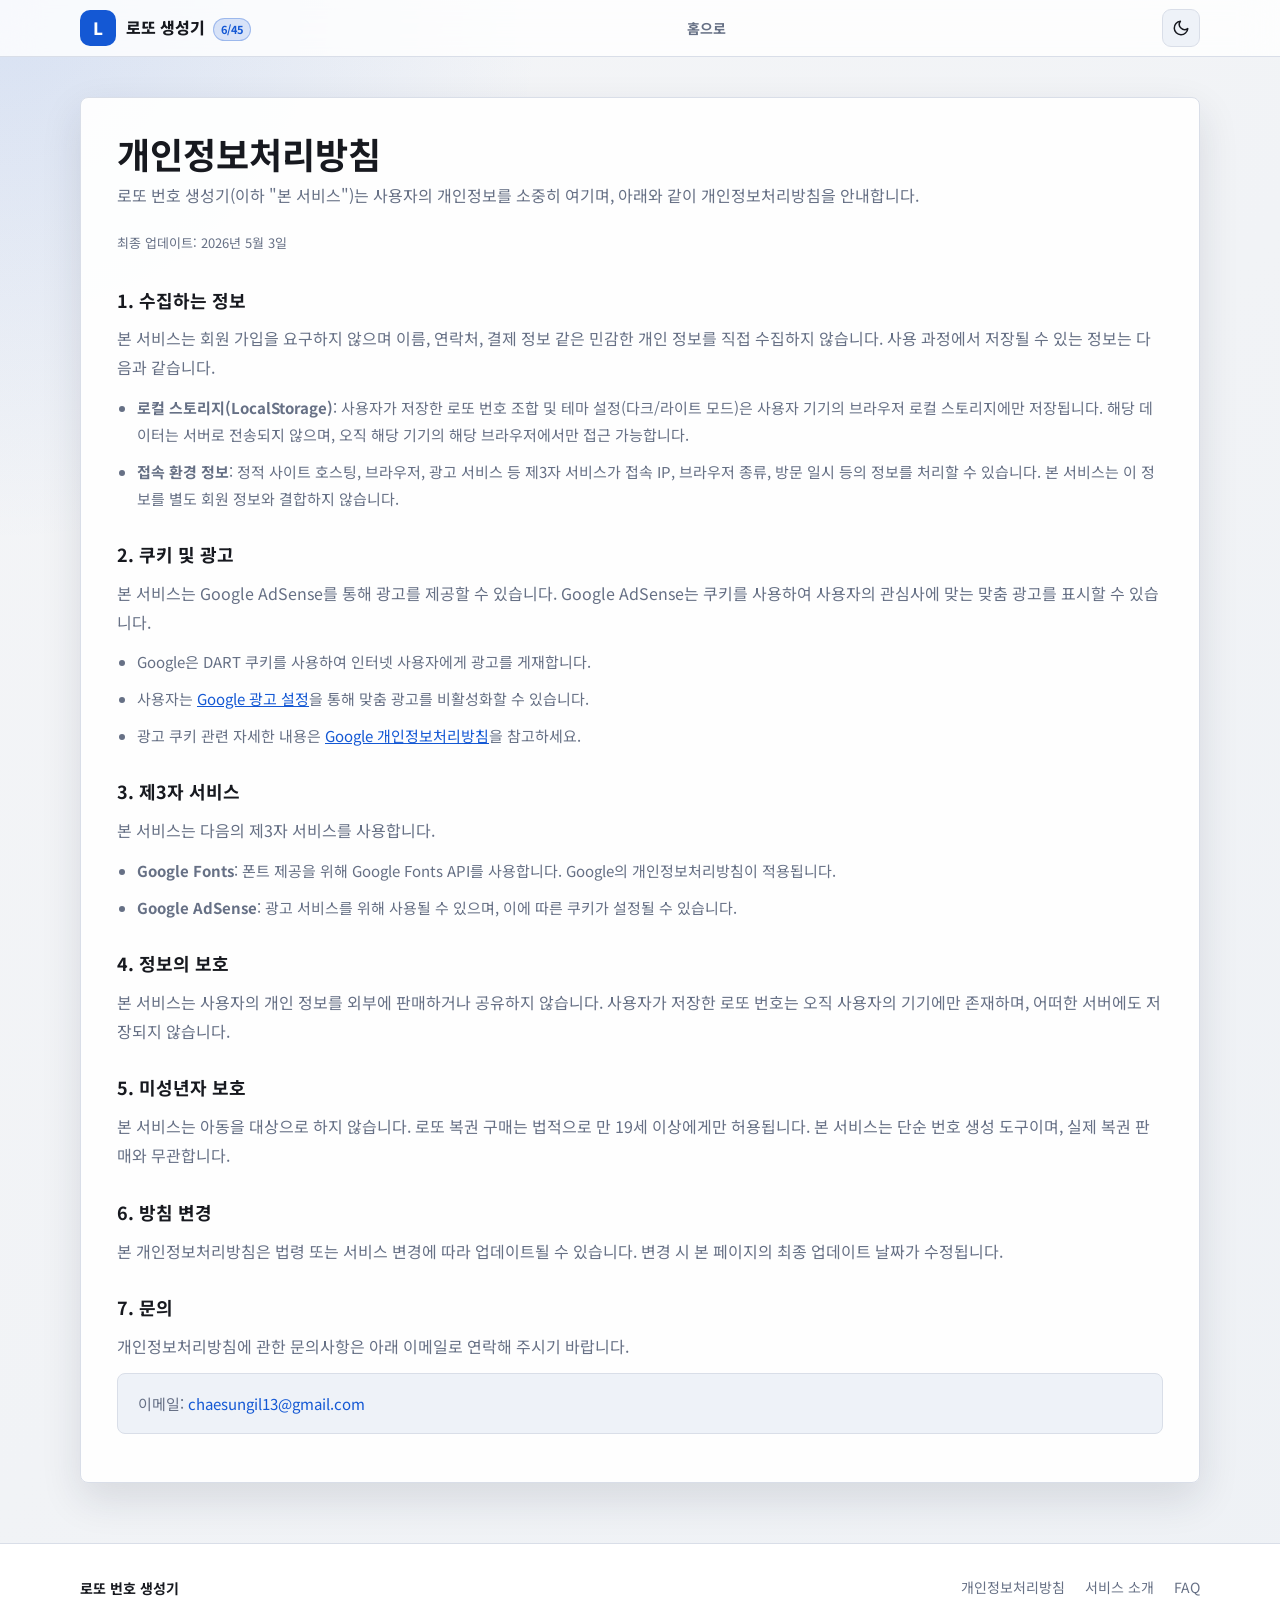
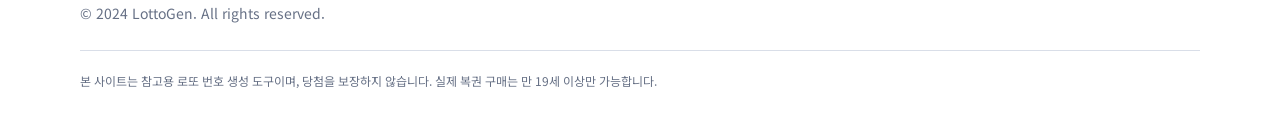
<file: privacy.html>
<!doctype html>
<html lang="ko">
  <head>
    <meta charset="utf-8" />
    <meta name="viewport" content="width=device-width, initial-scale=1" />
    <title>개인정보처리방침 - 로또 번호 생성기</title>
    <meta name="description" content="로또 번호 생성기 개인정보처리방침입니다. 수집하는 정보, 쿠키 사용, 광고 정책 등을 안내합니다." />
    <meta name="robots" content="index, follow" />
    <link rel="preconnect" href="https://fonts.googleapis.com" />
    <link rel="preconnect" href="https://fonts.gstatic.com" crossorigin />
    <link href="https://fonts.googleapis.com/css2?family=Noto+Sans+KR:wght@400;700;800&display=swap" rel="stylesheet" />
    <link rel="stylesheet" href="styles.css" />
  </head>
  <body>

    <header class="topbar">
      <div class="topbar-inner">
        <div class="brand">
          <a href="index.html" class="brand-home">
            <div class="brand-logo" aria-hidden="true">L</div>
            <div class="brand-text">
              <span class="brand-name">로또 생성기</span>
              <span class="brand-tag">6/45</span>
            </div>
          </a>
        </div>
        <nav class="topbar-nav" aria-label="주요 메뉴">
          <a href="index.html" class="nav-link">홈으로</a>
        </nav>
        <div class="topbar-actions">
          <button class="topbar-btn" id="topThemeButton" type="button" title="테마 변경" aria-label="테마 변경">
            <svg id="moonIcon" width="18" height="18" viewBox="0 0 24 24" fill="none" stroke="currentColor" stroke-width="2" stroke-linecap="round" stroke-linejoin="round" aria-hidden="true">
              <path d="M21 12.79A9 9 0 1 1 11.21 3 7 7 0 0 0 21 12.79z"/>
            </svg>
            <svg id="sunIcon" width="18" height="18" viewBox="0 0 24 24" fill="none" stroke="currentColor" stroke-width="2" stroke-linecap="round" stroke-linejoin="round" aria-hidden="true" style="display:none">
              <circle cx="12" cy="12" r="5"/>
              <line x1="12" y1="1" x2="12" y2="3"/><line x1="12" y1="21" x2="12" y2="23"/>
              <line x1="4.22" y1="4.22" x2="5.64" y2="5.64"/><line x1="18.36" y1="18.36" x2="19.78" y2="19.78"/>
              <line x1="1" y1="12" x2="3" y2="12"/><line x1="21" y1="12" x2="23" y2="12"/>
              <line x1="4.22" y1="19.78" x2="5.64" y2="18.36"/><line x1="18.36" y1="5.64" x2="19.78" y2="4.22"/>
            </svg>
          </button>
        </div>
      </div>
    </header>

    <div class="content-wrap" style="padding-top:40px;">
      <article class="info-section privacy-page">
        <h1>개인정보처리방침</h1>
        <p class="info-lead">로또 번호 생성기(이하 "본 서비스")는 사용자의 개인정보를 소중히 여기며, 아래와 같이 개인정보처리방침을 안내합니다.</p>
        <p class="privacy-date">최종 업데이트: 2026년 5월 3일</p>

        <div class="privacy-section">
          <h2>1. 수집하는 정보</h2>
          <p>본 서비스는 회원 가입을 요구하지 않으며 이름, 연락처, 결제 정보 같은 민감한 개인 정보를 직접 수집하지 않습니다. 사용 과정에서 저장될 수 있는 정보는 다음과 같습니다.</p>
          <ul class="privacy-list">
            <li><strong>로컬 스토리지(LocalStorage)</strong>: 사용자가 저장한 로또 번호 조합 및 테마 설정(다크/라이트 모드)은 사용자 기기의 브라우저 로컬 스토리지에만 저장됩니다. 해당 데이터는 서버로 전송되지 않으며, 오직 해당 기기의 해당 브라우저에서만 접근 가능합니다.</li>
            <li><strong>접속 환경 정보</strong>: 정적 사이트 호스팅, 브라우저, 광고 서비스 등 제3자 서비스가 접속 IP, 브라우저 종류, 방문 일시 등의 정보를 처리할 수 있습니다. 본 서비스는 이 정보를 별도 회원 정보와 결합하지 않습니다.</li>
          </ul>
        </div>

        <div class="privacy-section">
          <h2>2. 쿠키 및 광고</h2>
          <p>본 서비스는 Google AdSense를 통해 광고를 제공할 수 있습니다. Google AdSense는 쿠키를 사용하여 사용자의 관심사에 맞는 맞춤 광고를 표시할 수 있습니다.</p>
          <ul class="privacy-list">
            <li>Google은 DART 쿠키를 사용하여 인터넷 사용자에게 광고를 게재합니다.</li>
            <li>사용자는 <a href="https://www.google.com/settings/ads" target="_blank" rel="noopener noreferrer">Google 광고 설정</a>을 통해 맞춤 광고를 비활성화할 수 있습니다.</li>
            <li>광고 쿠키 관련 자세한 내용은 <a href="https://policies.google.com/privacy" target="_blank" rel="noopener noreferrer">Google 개인정보처리방침</a>을 참고하세요.</li>
          </ul>
        </div>

        <div class="privacy-section">
          <h2>3. 제3자 서비스</h2>
          <p>본 서비스는 다음의 제3자 서비스를 사용합니다.</p>
          <ul class="privacy-list">
            <li><strong>Google Fonts</strong>: 폰트 제공을 위해 Google Fonts API를 사용합니다. Google의 개인정보처리방침이 적용됩니다.</li>
            <li><strong>Google AdSense</strong>: 광고 서비스를 위해 사용될 수 있으며, 이에 따른 쿠키가 설정될 수 있습니다.</li>
          </ul>
        </div>

        <div class="privacy-section">
          <h2>4. 정보의 보호</h2>
          <p>본 서비스는 사용자의 개인 정보를 외부에 판매하거나 공유하지 않습니다. 사용자가 저장한 로또 번호는 오직 사용자의 기기에만 존재하며, 어떠한 서버에도 저장되지 않습니다.</p>
        </div>

        <div class="privacy-section">
          <h2>5. 미성년자 보호</h2>
          <p>본 서비스는 아동을 대상으로 하지 않습니다. 로또 복권 구매는 법적으로 만 19세 이상에게만 허용됩니다. 본 서비스는 단순 번호 생성 도구이며, 실제 복권 판매와 무관합니다.</p>
        </div>

        <div class="privacy-section">
          <h2>6. 방침 변경</h2>
          <p>본 개인정보처리방침은 법령 또는 서비스 변경에 따라 업데이트될 수 있습니다. 변경 시 본 페이지의 최종 업데이트 날짜가 수정됩니다.</p>
        </div>

        <div class="privacy-section">
          <h2>7. 문의</h2>
          <p>개인정보처리방침에 관한 문의사항은 아래 이메일로 연락해 주시기 바랍니다.</p>
          <p class="contact-info">이메일: <a href="mailto:chaesungil13@gmail.com">chaesungil13@gmail.com</a></p>
        </div>
      </article>
    </div>

    <footer class="site-footer">
      <div class="footer-inner">
        <div class="footer-brand">
          <strong>로또 번호 생성기</strong><br />
          <span>© 2024 LottoGen. All rights reserved.</span>
        </div>
        <nav class="footer-links" aria-label="하단 메뉴">
          <a href="privacy.html">개인정보처리방침</a>
          <a href="index.html#about-lotto">서비스 소개</a>
          <a href="index.html#faq">FAQ</a>
        </nav>
        <p class="disclaimer">
          본 사이트는 참고용 로또 번호 생성 도구이며, 당첨을 보장하지 않습니다.
          실제 복권 구매는 만 19세 이상만 가능합니다.
        </p>
      </div>
    </footer>

    <script>
      const THEME_KEY = "lotto.theme";
      const moonIcon = document.querySelector("#moonIcon");
      const sunIcon = document.querySelector("#sunIcon");
      const topThemeButton = document.querySelector("#topThemeButton");

      function applyTheme(theme) {
        document.body.classList.toggle("dark", theme === "dark");
        localStorage.setItem(THEME_KEY, theme);
        moonIcon.style.display = theme === "dark" ? "none" : "";
        sunIcon.style.display = theme === "dark" ? "" : "none";
      }

      topThemeButton.addEventListener("click", () => {
        applyTheme(document.body.classList.contains("dark") ? "light" : "dark");
      });

      applyTheme(localStorage.getItem(THEME_KEY) || "light");
    </script>
  </body>
</html>
</file>
<file: styles.css>
:root {
  color-scheme: light;
  --bg: #f4f5f7;
  --panel: #ffffff;
  --text: #17191f;
  --muted: #667085;
  --line: #d9dee8;
  --primary: #1458d4;
  --primary-hover: #0d46ad;
  --secondary: #eef2f8;
  --shadow: 0 16px 40px rgba(21, 31, 55, 0.12);
  --ball-1: #f5b72e;
  --ball-2: #3b82f6;
  --ball-3: #ef4444;
  --ball-4: #6b7280;
  --ball-5: #22a06b;
  --topbar-h: 56px;
}

body.dark {
  color-scheme: dark;
  --bg: #101216;
  --panel: #191d24;
  --text: #f5f7fb;
  --muted: #a5adba;
  --line: #2d3440;
  --primary: #5b8cff;
  --primary-hover: #7aa2ff;
  --secondary: #242b36;
  --shadow: 0 16px 44px rgba(0, 0, 0, 0.34);
}

* { box-sizing: border-box; }

body {
  margin: 0;
  min-height: 100vh;
  background:
    radial-gradient(circle at top left, rgba(20, 88, 212, 0.13), transparent 34rem),
    linear-gradient(135deg, var(--bg), #eef1f5);
  color: var(--text);
  font-family: "Noto Sans KR", Arial, sans-serif;
  line-height: 1.6;
  transition: background-color 0.3s, color 0.3s;
}

body.dark {
  background:
    radial-gradient(circle at top left, rgba(91, 140, 255, 0.18), transparent 34rem),
    linear-gradient(135deg, #101216, #161a20);
}

.panel, .results, .field, .switch, select, .game-card, .stats > div, .topbar, .topbar-btn {
  transition: background-color 0.3s, border-color 0.3s, color 0.3s;
}

button, select { font: inherit; }
button { cursor: pointer; }

/* ─── Topbar ─── */
.topbar {
  position: sticky;
  top: 0;
  z-index: 200;
  background: color-mix(in srgb, var(--panel) 80%, transparent);
  backdrop-filter: blur(18px);
  -webkit-backdrop-filter: blur(18px);
  border-bottom: 1px solid var(--line);
}

.topbar-inner {
  width: min(1120px, calc(100% - 32px));
  margin: 0 auto;
  height: var(--topbar-h);
  display: flex;
  align-items: center;
  justify-content: space-between;
  gap: 16px;
}

.brand { display: flex; align-items: center; gap: 10px; flex-shrink: 0; }
.brand-home {
  display: flex;
  align-items: center;
  gap: 10px;
  color: inherit;
  text-decoration: none;
}

.brand-logo {
  width: 36px; height: 36px;
  border-radius: 10px;
  background: var(--primary); color: white;
  display: grid; place-items: center;
  font-weight: 800; font-size: 17px;
  flex-shrink: 0;
  transition: background-color 0.3s;
}

.brand-text { display: flex; align-items: baseline; gap: 8px; }
.brand-name { font-size: 16px; font-weight: 800; color: var(--text); }

.brand-tag {
  padding: 2px 7px;
  border-radius: 20px;
  background: color-mix(in srgb, var(--primary) 15%, transparent);
  color: var(--primary);
  font-size: 11px; font-weight: 700;
  border: 1px solid color-mix(in srgb, var(--primary) 30%, transparent);
}

.topbar-nav { display: flex; align-items: center; gap: 4px; }

.nav-link {
  padding: 6px 12px;
  border-radius: 6px;
  color: var(--muted);
  text-decoration: none;
  font-size: 14px; font-weight: 700;
  transition: background-color 0.2s, color 0.2s;
}
.nav-link:hover { background: var(--secondary); color: var(--text); }

.topbar-actions { display: flex; align-items: center; gap: 6px; flex-shrink: 0; }

.topbar-btn {
  width: 38px; height: 38px;
  border: 1px solid var(--line);
  border-radius: 9px;
  background: var(--secondary); color: var(--text);
  display: grid; place-items: center;
  transition: background-color 0.2s, border-color 0.2s, transform 0.12s, color 0.2s;
}
.topbar-btn:hover { background: var(--line); transform: scale(1.06); }
.topbar-btn:active { transform: scale(0.94); }
.topbar-btn.on { background: var(--primary); border-color: var(--primary); color: white; }

/* ─── App grid ─── */
.app {
  width: min(1120px, calc(100% - 32px));
  margin: 0 auto;
  padding: 32px 0 24px;
  display: grid;
  grid-template-columns: minmax(320px, 420px) 1fr;
  gap: 18px;
}

.panel, .results {
  background: color-mix(in srgb, var(--panel) 94%, transparent);
  border: 1px solid var(--line);
  border-radius: 8px;
  box-shadow: var(--shadow);
}

.generator { padding: 24px; align-self: start; }

.title-row, .section-heading {
  display: flex; align-items: center;
  justify-content: space-between; gap: 16px;
}

.eyebrow { margin: 0 0 8px; color: var(--primary); font-size: 13px; font-weight: 700; }

h1, h2 { margin: 0; letter-spacing: 0; }
h1 { font-size: clamp(28px, 5vw, 40px); line-height: 1.1; }
h2 { font-size: 20px; display: flex; align-items: center; gap: 8px; }

.controls { display: grid; gap: 14px; margin: 24px 0 18px; }

.field, .switch {
  display: flex; align-items: center;
  justify-content: space-between;
  min-height: 48px; padding: 0 14px;
  border: 1px solid var(--line); border-radius: 8px;
  background: var(--secondary); color: var(--text);
}
.field span, .switch span { color: var(--muted); font-weight: 700; }

select {
  min-width: 116px; height: 34px;
  border: 1px solid var(--line); border-radius: 6px;
  padding: 0 8px; color: var(--text); background: var(--panel);
  transition: background-color 0.3s, border-color 0.3s;
}

.switch input { width: 20px; height: 20px; accent-color: var(--primary); }

.actions { display: grid; grid-template-columns: 1fr 88px 88px; gap: 10px; }

.primary, .secondary, .text-button, .save-button {
  min-height: 44px; border-radius: 8px;
  border: 1px solid transparent; font-weight: 700;
  transition: background-color 0.2s, border-color 0.2s, transform 0.1s, box-shadow 0.2s;
}

.primary { color: white; background: var(--primary); }
.primary:hover { background: var(--primary-hover); box-shadow: 0 4px 16px rgba(20,88,212,0.35); }
.primary:active { transform: scale(0.97); }

.secondary, .save-button { color: var(--text); background: var(--secondary); border-color: var(--line); }
.secondary:hover, .save-button:hover { box-shadow: 0 2px 10px rgba(0,0,0,0.1); }
.secondary:active, .save-button:active { transform: scale(0.97); }

.text-button { min-height: 34px; padding: 0 10px; color: var(--muted); background: transparent; border-color: var(--line); }

.shortcut-hint { margin: 10px 0 0; text-align: center; color: var(--muted); font-size: 12px; }
.kbd {
  display: inline-block; padding: 1px 6px;
  border: 1px solid var(--line); border-bottom-width: 2px;
  border-radius: 4px; background: var(--secondary);
  font-size: 11px; font-family: monospace; color: var(--text);
}

.stats { display: grid; grid-template-columns: repeat(3,1fr); gap: 10px; margin-top: 20px; }
.stats div { min-width: 0; padding: 14px 10px; border-radius: 8px; border: 1px solid var(--line); background: var(--panel); }
.stats strong, .stats span { display: block; overflow-wrap: anywhere; }
.stats strong { font-size: 22px; }
.stats span { margin-top: 5px; color: var(--muted); font-size: 12px; }

.results { min-height: 520px; padding: 24px; }
.result-list, .saved-list { display: grid; gap: 12px; margin-top: 18px; }

@keyframes cardIn {
  from { opacity: 0; transform: translateY(12px); }
  to   { opacity: 1; transform: translateY(0); }
}

.game-card {
  display: grid; grid-template-columns: auto 1fr auto;
  align-items: center; gap: 14px; padding: 14px;
  border: 1px solid var(--line); border-radius: 8px;
  background: var(--panel);
  animation: cardIn 0.35s ease both;
}

.game-index {
  width: 34px; height: 34px;
  display: grid; place-items: center;
  border-radius: 8px; color: var(--primary);
  background: var(--secondary); font-weight: 800;
}

.balls { display: flex; flex-wrap: wrap; gap: 8px; min-width: 0; }

@keyframes ballIn {
  from { opacity: 0; transform: scale(0.2) translateY(12px); }
  60%  { transform: scale(1.18) translateY(-3px); }
  to   { opacity: 1; transform: scale(1) translateY(0); }
}

.ball {
  width: 40px; height: 40px;
  display: grid; place-items: center;
  border-radius: 50%; color: white; font-weight: 800;
  position: relative; overflow: hidden;
  box-shadow: inset 0 -4px 8px rgba(0,0,0,0.22), inset 0 2px 4px rgba(255,255,255,0.25);
}

.ball::before {
  content: ''; position: absolute;
  top: 10%; left: 16%; width: 32%; height: 22%;
  background: rgba(255,255,255,0.45); border-radius: 50%;
  filter: blur(2px); pointer-events: none;
}

.ball.animate { animation: ballIn 0.45s cubic-bezier(0.175, 0.885, 0.32, 1.275) both; }
.ball.range-1 { background: var(--ball-1); }
.ball.range-2 { background: var(--ball-2); }
.ball.range-3 { background: var(--ball-3); }
.ball.range-4 { background: var(--ball-4); }
.ball.range-5 { background: var(--ball-5); }

.bonus-mark { align-self: center; color: var(--muted); font-weight: 800; }

.history { grid-column: 1 / -1; padding: 24px; }
.saved-list { grid-template-columns: repeat(auto-fit, minmax(260px, 1fr)); }
.saved-list .game-card { grid-template-columns: 1fr auto; align-items: start; animation: none; }

.delete-saved-btn {
  width: 28px; height: 28px; flex-shrink: 0;
  border-radius: 6px; border: 1px solid var(--line);
  background: transparent; color: var(--muted);
  font-size: 18px; line-height: 1;
  display: grid; place-items: center; padding: 0; cursor: pointer;
  transition: background-color 0.2s, color 0.2s, border-color 0.2s;
}
.delete-saved-btn:hover { background: #ef4444; color: white; border-color: #ef4444; }

.count-badge {
  display: inline-flex; align-items: center; justify-content: center;
  min-width: 22px; height: 22px; padding: 0 6px;
  border-radius: 11px; background: var(--primary);
  color: white; font-size: 12px; font-weight: 700;
  transition: background-color 0.3s;
}
.count-badge:empty { display: none; }

/* ─── Analysis dashboard ─── */
.analysis-dashboard {
  width: min(1120px, calc(100% - 32px));
  margin: 0 auto 24px;
  padding: 28px;
  background: color-mix(in srgb, var(--panel) 94%, transparent);
  border: 1px solid var(--line);
  border-radius: 8px;
  box-shadow: var(--shadow);
}

.dashboard-heading {
  display: flex;
  align-items: center;
  justify-content: space-between;
  gap: 16px;
}

.data-badge {
  padding: 6px 10px;
  border: 1px solid color-mix(in srgb, var(--primary) 28%, var(--line));
  border-radius: 999px;
  color: var(--primary);
  background: color-mix(in srgb, var(--primary) 10%, transparent);
  font-size: 13px;
  font-weight: 800;
  white-space: nowrap;
}

.dashboard-note {
  margin: 12px 0 20px;
  color: var(--muted);
  font-size: 14px;
  line-height: 1.7;
}

.dashboard-grid,
.analysis-layout {
  display: grid;
  gap: 14px;
}

.dashboard-grid {
  grid-template-columns: repeat(3, 1fr);
  margin-bottom: 14px;
}

.analysis-layout {
  grid-template-columns: minmax(0, 1.4fr) minmax(300px, 0.8fr);
}

.metric-card,
.chart-panel {
  border: 1px solid var(--line);
  border-radius: 8px;
  background: var(--panel);
}

.metric-card {
  padding: 16px;
}

.metric-card > span {
  display: block;
  margin-bottom: 12px;
  color: var(--muted);
  font-size: 13px;
  font-weight: 800;
}

.number-pills {
  display: flex;
  flex-wrap: wrap;
  gap: 7px;
}

.mini-ball {
  min-width: 34px;
  height: 34px;
  padding: 0 9px;
  display: inline-grid;
  place-items: center;
  border-radius: 999px;
  color: white;
  font-size: 12px;
  font-weight: 800;
}

.mini-ball.range-1 { background: var(--ball-1); }
.mini-ball.range-2 { background: var(--ball-2); }
.mini-ball.range-3 { background: var(--ball-3); }
.mini-ball.range-4 { background: var(--ball-4); }
.mini-ball.range-5 { background: var(--ball-5); }

.chart-panel {
  padding: 18px;
}

.chart-panel h3 {
  margin: 0 0 14px;
  font-size: 17px;
}

.frequency-chart {
  height: 220px;
  display: grid;
  grid-template-columns: repeat(45, minmax(6px, 1fr));
  align-items: end;
  gap: 4px;
  padding-top: 8px;
}

.frequency-bar {
  height: 100%;
  display: grid;
  grid-template-rows: 1fr auto;
  gap: 6px;
  min-width: 0;
}

.frequency-fill {
  align-self: end;
  height: var(--bar-height);
  border-radius: 5px 5px 2px 2px;
  background: linear-gradient(180deg, var(--primary), color-mix(in srgb, var(--primary) 65%, #22a06b));
}

.frequency-bar em {
  color: var(--muted);
  font-size: 10px;
  font-style: normal;
  text-align: center;
}

.filter-summary {
  display: grid;
  grid-template-columns: repeat(3, 1fr);
  gap: 10px;
  margin-bottom: 14px;
}

.filter-summary div {
  padding: 12px;
  border: 1px solid var(--line);
  border-radius: 8px;
  background: var(--secondary);
}

.filter-summary strong,
.filter-summary span {
  display: block;
}

.filter-summary strong {
  font-size: 20px;
}

.filter-summary span {
  color: var(--muted);
  font-size: 12px;
}

.constraint-bars {
  display: grid;
  gap: 10px;
}

.constraint-row {
  position: relative;
  overflow: hidden;
  display: flex;
  justify-content: space-between;
  gap: 12px;
  padding: 10px 12px;
  border: 1px solid var(--line);
  border-radius: 8px;
  background: var(--secondary);
}

.constraint-row::before {
  content: "";
  position: absolute;
  inset: 0 auto 0 0;
  width: var(--constraint-width);
  background: color-mix(in srgb, var(--primary) 14%, transparent);
}

.constraint-row span,
.constraint-row strong {
  position: relative;
  z-index: 1;
}

.constraint-row span {
  color: var(--muted);
}

.constraint-row strong {
  color: var(--text);
}

/* ─── Content sections ─── */
.content-wrap {
  width: min(1120px, calc(100% - 32px));
  margin: 0 auto;
  padding: 0 0 60px;
  display: grid;
  gap: 24px;
}

.info-section {
  background: color-mix(in srgb, var(--panel) 94%, transparent);
  border: 1px solid var(--line);
  border-radius: 8px;
  box-shadow: var(--shadow);
  padding: 36px;
  transition: background-color 0.3s, border-color 0.3s;
}

.info-section h2 { font-size: 22px; margin-bottom: 8px; display: block; }
.info-lead { color: var(--muted); margin: 0 0 24px; line-height: 1.7; }

/* Steps */
.steps {
  list-style: none; padding: 0; margin: 0;
  display: grid; grid-template-columns: repeat(auto-fit, minmax(220px, 1fr));
  gap: 20px;
}

.step { display: flex; gap: 14px; align-items: flex-start; }

.step-num {
  width: 32px; height: 32px; border-radius: 50%;
  background: var(--primary); color: white;
  display: grid; place-items: center;
  font-weight: 800; font-size: 14px; flex-shrink: 0;
}

.step strong { display: block; margin-bottom: 4px; }
.step p { margin: 0; color: var(--muted); font-size: 14px; line-height: 1.6; }

/* About cards */
.about-grid {
  display: grid;
  grid-template-columns: repeat(auto-fit, minmax(220px, 1fr));
  gap: 16px;
}

.about-card {
  padding: 20px; border: 1px solid var(--line);
  border-radius: 8px; background: var(--secondary);
  transition: background-color 0.3s, border-color 0.3s;
}

.about-icon { font-size: 28px; display: block; margin-bottom: 10px; }
.about-card strong { display: block; margin-bottom: 6px; font-size: 15px; }
.about-card p { margin: 0; color: var(--muted); font-size: 14px; line-height: 1.6; }

.principle-grid {
  display: grid;
  grid-template-columns: repeat(auto-fit, minmax(220px, 1fr));
  gap: 16px;
}

.principle-item {
  padding: 18px;
  border: 1px solid var(--line);
  border-radius: 8px;
  background: var(--secondary);
}

.principle-item strong {
  display: block;
  margin-bottom: 6px;
}

.principle-item p {
  margin: 0;
  color: var(--muted);
  font-size: 14px;
  line-height: 1.7;
}

/* Odds table */
.table-wrap { overflow-x: auto; margin: 4px 0 0; }

.grade-table { width: 100%; border-collapse: collapse; font-size: 14px; }

.grade-table th, .grade-table td {
  padding: 12px 16px;
  text-align: left;
  border-bottom: 1px solid var(--line);
  white-space: nowrap;
}

.grade-table th {
  color: var(--muted); font-size: 12px; font-weight: 700;
  text-transform: uppercase; letter-spacing: 0.05em;
  background: var(--secondary);
}

.grade-table tbody tr:last-child td { border-bottom: none; }
.grade-table tbody tr:hover { background: color-mix(in srgb, var(--secondary) 60%, transparent); }

.grade-badge {
  display: inline-block; padding: 3px 10px;
  border-radius: 20px; font-size: 13px; font-weight: 800;
}

.g1 { background: #fef9c3; color: #854d0e; }
.g2 { background: #dbeafe; color: #1e40af; }
.g3 { background: #dcfce7; color: #166534; }
.g4 { background: #f3f4f6; color: #374151; }
.g5 { background: #fce7f3; color: #9d174d; }

body.dark .g1 { background: rgba(245,183,46,0.15); color: #f5b72e; }
body.dark .g2 { background: rgba(59,130,246,0.15); color: #60a5fa; }
body.dark .g3 { background: rgba(34,160,107,0.15); color: #34d399; }
body.dark .g4 { background: rgba(107,114,128,0.15); color: #9ca3af; }
body.dark .g5 { background: rgba(239,68,68,0.15); color: #f87171; }

.table-note { margin: 12px 0 0; color: var(--muted); font-size: 13px; }

/* FAQ */
.faq-list { list-style: none; padding: 0; margin: 0; display: grid; gap: 10px; }

.faq-item {
  border: 1px solid var(--line); border-radius: 8px;
  overflow: hidden; transition: border-color 0.3s;
}

.faq-question {
  width: 100%; text-align: left; padding: 16px 20px;
  background: var(--secondary); border: none;
  font-weight: 700; font-size: 15px; color: var(--text);
  display: flex; justify-content: space-between; align-items: center; gap: 12px;
  cursor: pointer; transition: background-color 0.2s;
}
.faq-question:hover { background: var(--line); }
.faq-chevron { flex-shrink: 0; transition: transform 0.3s ease; }
.faq-item.open .faq-chevron { transform: rotate(180deg); }

.faq-answer {
  max-height: 0; overflow: hidden;
  transition: max-height 0.35s ease, padding 0.35s ease;
  color: var(--muted); line-height: 1.7; font-size: 15px;
}
.faq-answer p { margin: 0; }
.faq-item.open .faq-answer { max-height: 300px; padding: 16px 20px; }

/* ─── Footer ─── */
.site-footer {
  background: var(--panel); border-top: 1px solid var(--line);
  transition: background-color 0.3s, border-color 0.3s;
}

.footer-inner {
  width: min(1120px, calc(100% - 32px));
  margin: 0 auto; padding: 32px 0;
  display: flex; align-items: flex-start;
  justify-content: space-between; gap: 24px; flex-wrap: wrap;
}

.footer-brand { color: var(--muted); font-size: 14px; line-height: 1.8; }
.footer-brand strong { color: var(--text); }

.footer-links { display: flex; gap: 20px; flex-shrink: 0; }
.footer-links a { color: var(--muted); text-decoration: none; font-size: 14px; transition: color 0.2s; }
.footer-links a:hover { color: var(--primary); }

.disclaimer {
  width: 100%; color: var(--muted); font-size: 12px; line-height: 1.7;
  border-top: 1px solid var(--line); padding-top: 20px; margin: 0;
}
.disclaimer a { color: var(--primary); text-decoration: none; }
.disclaimer a:hover { text-decoration: underline; }

/* ─── Privacy page ─── */
.privacy-page h1 { font-size: clamp(24px,4vw,36px); margin-bottom: 8px; display: block; }
.privacy-date { color: var(--muted); font-size: 13px; margin: 0 0 32px; }
.privacy-section { margin-top: 28px; }
.privacy-section h2 { font-size: 18px; margin-bottom: 10px; display: block; color: var(--text); }
.privacy-section p { color: var(--muted); line-height: 1.8; margin: 0 0 12px; }
.privacy-list { margin: 8px 0 0; padding-left: 20px; display: grid; gap: 10px; }
.privacy-list li { color: var(--muted); line-height: 1.8; font-size: 15px; }
.privacy-list a { color: var(--primary); }
.contact-info {
  padding: 16px 20px; background: var(--secondary);
  border-radius: 8px; border: 1px solid var(--line); font-size: 15px;
}
.contact-info a { color: var(--primary); text-decoration: none; }

/* ─── Toast ─── */
.toast {
  position: fixed; bottom: 28px; left: 50%;
  transform: translateX(-50%) translateY(16px);
  padding: 12px 20px; background: var(--text); color: var(--panel);
  border-radius: 8px; font-size: 14px; font-weight: 700;
  opacity: 0; pointer-events: none; z-index: 9999; white-space: nowrap;
  transition: opacity 0.22s ease, transform 0.25s cubic-bezier(0.175, 0.885, 0.32, 1.275);
}
.toast.show { opacity: 1; transform: translateX(-50%) translateY(0); }

.empty {
  margin: 0; padding: 40px 16px;
  border: 1px dashed var(--line); border-radius: 8px;
  color: var(--muted); text-align: center;
}

/* ─── Responsive ─── */
@media (max-width: 840px) {
  .app { grid-template-columns: 1fr; padding: 22px 0 24px; }
  .results { min-height: auto; }
  .topbar-nav { display: none; }
  .dashboard-grid,
  .analysis-layout {
    grid-template-columns: 1fr;
  }
}

@media (max-width: 520px) {
  .app, .content-wrap, .analysis-dashboard { width: min(100% - 20px, 1120px); }
  .generator, .results, .history, .info-section, .analysis-dashboard { padding: 16px; }
  .actions { grid-template-columns: 1fr 1fr; }
  .primary { grid-column: 1 / -1; }
  .shortcut-hint { display: none; }
  .game-card { grid-template-columns: 1fr; align-items: start; }
  .ball { width: 36px; height: 36px; }
  .brand-tag { display: none; }
  .dashboard-heading { align-items: flex-start; flex-direction: column; }
  .frequency-chart { gap: 2px; overflow-x: auto; grid-template-columns: repeat(45, 12px); }
  .filter-summary { grid-template-columns: 1fr; }
  .footer-inner { flex-direction: column; gap: 16px; }
  .footer-links { flex-wrap: wrap; gap: 12px; }
}
</file>
